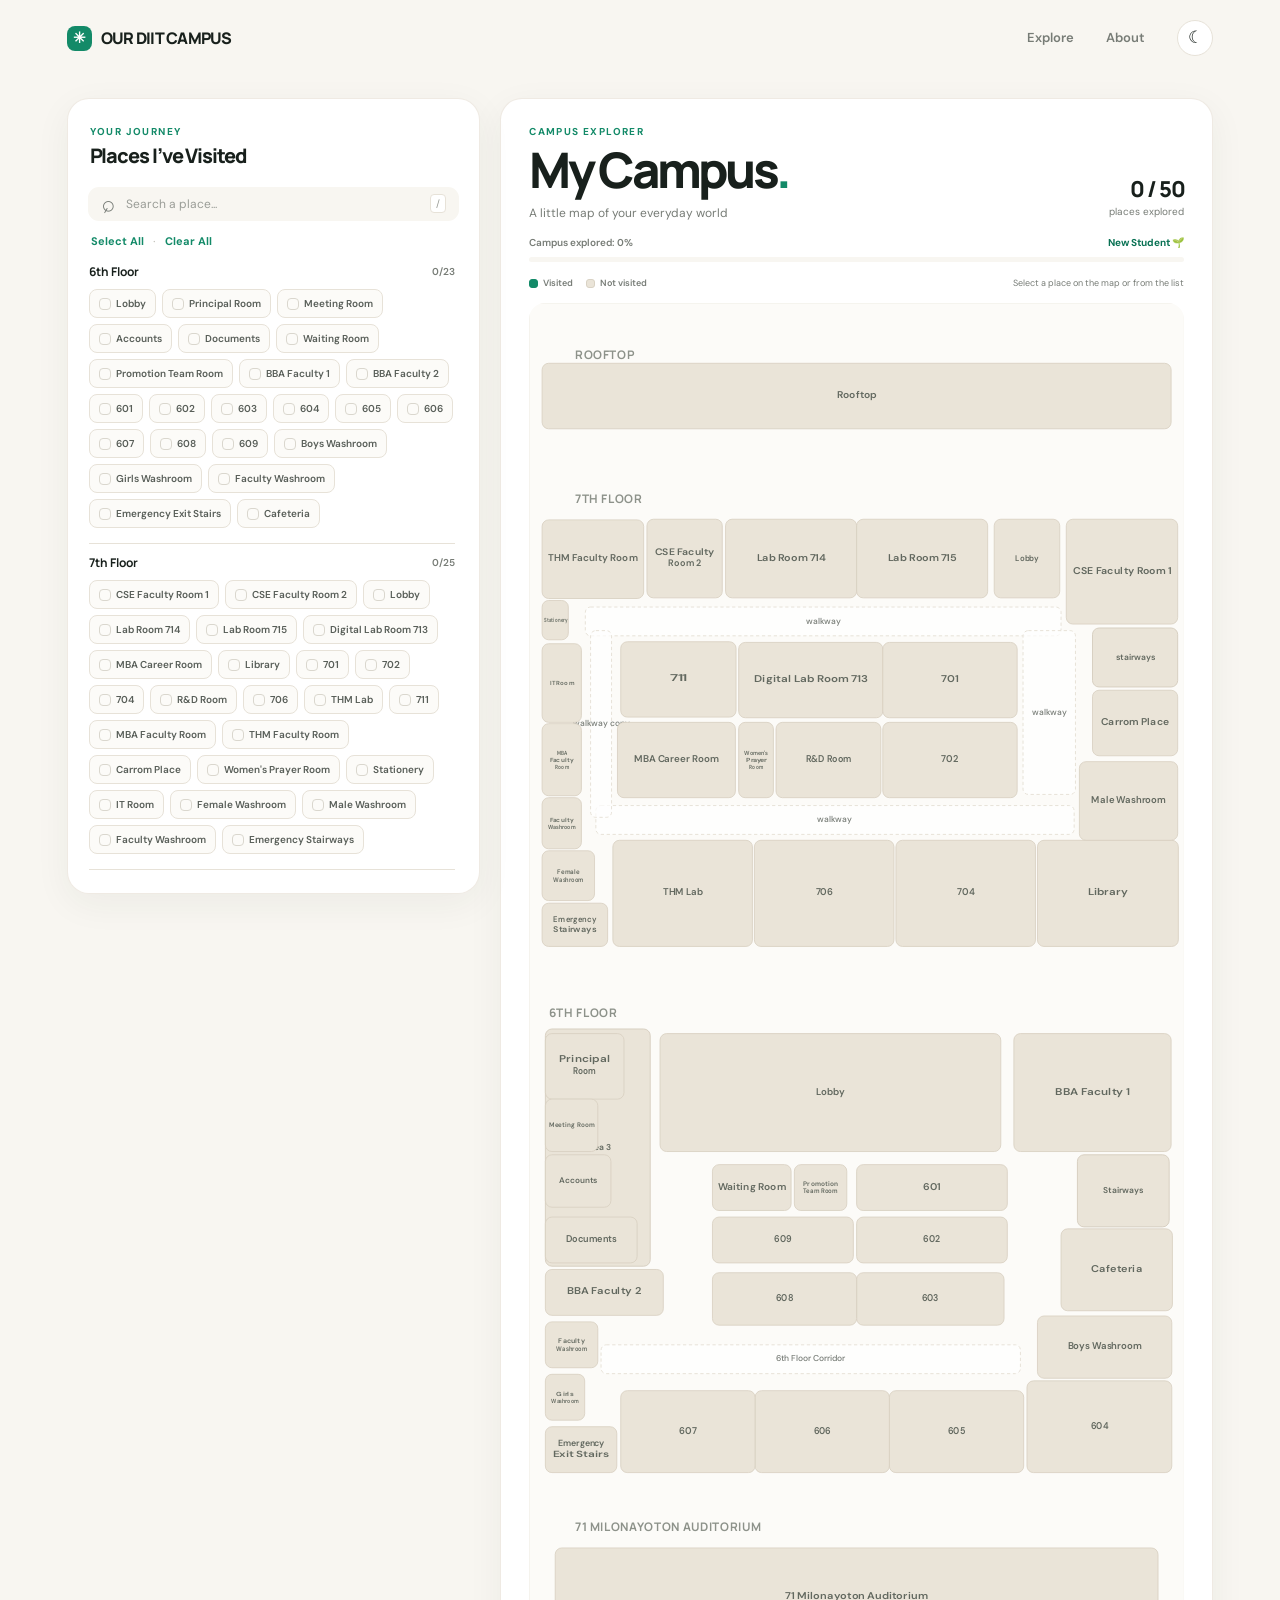
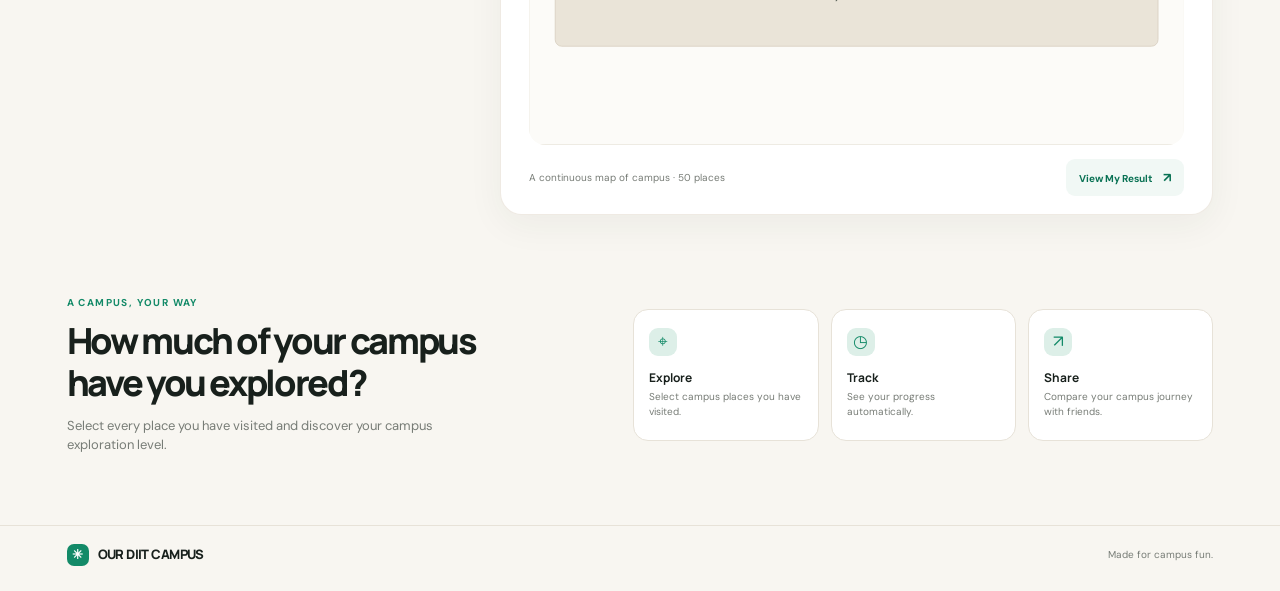
<file: index.html>
<!doctype html>
<html lang="en">
<head>
  <meta charset="utf-8">
  <meta name="viewport" content="width=device-width, initial-scale=1">
  <meta name="theme-color" content="#f8f6f1">
  <meta name="description" content="Explore your campus, track the places you have visited, and discover your OUR DIIT CAMPUS level.">
  <title>OUR DIIT CAMPUS</title>
  <link rel="preconnect" href="https://fonts.googleapis.com">
  <link rel="preconnect" href="https://fonts.gstatic.com" crossorigin>
  <link href="https://fonts.googleapis.com/css2?family=DM+Sans:wght@400;500;600;700&family=Manrope:wght@500;600;700;800&display=swap" rel="stylesheet">
  <link rel="stylesheet" href="style.css">
  <script src="script.js" defer></script>
</head>
<body>
  <header class="site-header">
    <a class="brand" href="#explore" aria-label="OUR DIIT CAMPUS home"><span class="brand-mark" aria-hidden="true">✳</span> OUR DIIT CAMPUS</a>
    <nav aria-label="Main navigation"><a href="#explore">Explore</a><a href="#about">About</a><button class="theme-toggle" id="themeToggle" type="button" aria-label="Switch to dark theme" title="Switch theme"><span aria-hidden="true">☾</span></button></nav>
  </header>

  <main>
    <section class="explorer-layout" id="explore" aria-label="Campus exploration map">
      <aside class="places-card" aria-labelledby="placesTitle">
        <div class="places-heading">
          <div><p class="eyebrow">YOUR JOURNEY</p><h2 id="placesTitle">Places I’ve Visited</h2></div>
          <div class="mobile-count" id="mobileCount">0 / 50</div>
        </div>
        <div class="search-wrap"><span aria-hidden="true">⌕</span><input id="searchInput" type="search" placeholder="Search a place..." autocomplete="off" aria-label="Search places"><kbd>/</kbd></div>
        <div class="list-actions"><button id="selectAll" type="button" class="text-action">Select All</button><span aria-hidden="true">·</span><button id="clearAll" type="button" class="text-action">Clear All</button></div>
        <div class="location-list" id="locationList" aria-live="polite"></div>
      </aside>

      <section class="map-card" aria-labelledby="mainTitle">
        <div class="map-topline"><span class="eyebrow">CAMPUS EXPLORER</span><button class="theme-toggle map-theme" id="themeToggleMobile" type="button" aria-label="Switch theme" title="Switch theme"><span aria-hidden="true">☾</span></button></div>
        <div class="hero-row">
          <div><h1 id="mainTitle">My Campus<span class="title-dot">.</span></h1><p class="floor-caption" id="floorCaption">A little map of your everyday world</p></div>
          <div class="hero-count"><strong id="overallCount">0 / 50</strong><span>places explored</span></div>
        </div>
        <div class="progress-area">
          <div class="progress-copy"><span id="progressPercent">Campus explored: 0%</span><span id="levelLabel">New Student 🌱</span></div>
          <div class="progress-track" role="progressbar" aria-label="Campus exploration progress" aria-valuemin="0" aria-valuemax="50" aria-valuenow="0" id="progressBar"><span id="progressFill"></span></div>
        </div>
        <div class="map-toolbar"><div class="map-legend"><span><i class="legend-dot visited"></i>Visited</span><span><i class="legend-dot"></i>Not visited</span></div><span class="map-hint">Select a place on the map or from the list</span></div>
        <div class="floor-map-wrap">
          <!--
          TEMPORARY CAMPUS MAP.
          Real room positions will be added later.
          Functionality depends only on data-location-id,
          not SVG coordinates or shapes.
          -->
          <svg id="campus-map" class="floor-map campus-map" viewBox="0 0 1000 2200" role="group" aria-label="Continuous campus map from rooftop to auditorium">
            <!-- Layout geometry and room names from the user-provided campus layout export. -->
            <rect class="map-ground" x="0" y="0" width="1000" height="2200"/>
            <g class="map-corridor" transform="translate(102 767)" data-layer="1"><rect x="0" y="0" width="730" height="44" rx="8"/><text x="365" y="22" text-anchor="middle" dominant-baseline="middle" font-size="13" pointer-events="none">walkway</text></g>
            <g class="map-corridor" transform="translate(110 1590)" data-layer="1"><rect x="0" y="0" width="640" height="44" rx="8"/><text x="320" y="22" text-anchor="middle" dominant-baseline="middle" font-size="13" pointer-events="none">6th Floor Corridor</text></g>
            <g class="map-corridor" transform="translate(86 464)" data-layer="2"><rect x="0" y="0" width="726" height="44" rx="8"/><text x="363" y="22" text-anchor="middle" dominant-baseline="middle" font-size="13" pointer-events="none">walkway</text></g>
            <g class="map-corridor" transform="translate(754 500)" data-layer="3"><rect x="0" y="0" width="80" height="250" rx="8"/><text x="40" y="125" text-anchor="middle" dominant-baseline="middle" font-size="13" pointer-events="none">walkway</text></g>
            <g class="map-corridor" transform="translate(94 500)" data-layer="4"><rect x="0" y="0" width="32" height="285" rx="8"/><text x="16" y="142.5" text-anchor="middle" dominant-baseline="middle" font-size="13" pointer-events="none">walkway copy</text></g>
            <g class="map-structure" transform="translate(860 496)" data-layer="3"><rect x="0" y="0" width="130" height="90" rx="10"/><text x="65" y="45" text-anchor="middle" dominant-baseline="middle" font-size="13" pointer-events="none">stairways</text></g>
            <g class="map-structure" transform="translate(837 1300)" data-layer="3"><rect x="0" y="0" width="140" height="110" rx="10"/><text x="70" y="55" text-anchor="middle" dominant-baseline="middle" font-size="13" pointer-events="none">Stairways</text></g>
            <g class="map-structure" transform="translate(25 1108)" data-layer="3"><rect x="0" y="0" width="160" height="362" rx="10"/><text x="80" y="181" text-anchor="middle" dominant-baseline="middle" font-size="13" pointer-events="none">Area 3</text></g>
            <g class="map-location" data-location-id="floor6-lobby" transform="translate(200 1115)" data-layer="5" tabindex="0" role="button" aria-label="Lobby" aria-pressed="false"><rect x="0" y="0" width="520" height="180" rx="10"/><text x="260" y="90.0" text-anchor="middle" dominant-baseline="middle" aria-hidden="true" style="font-size:15px"><tspan x="260" dy="0" textLength="43.5" lengthAdjust="spacingAndGlyphs">Lobby</tspan></text></g>
            <g class="map-location" data-location-id="floor6-principal" transform="translate(25 1115)" data-layer="5" tabindex="0" role="button" aria-label="Principal Room" aria-pressed="false"><rect x="0" y="0" width="120" height="100" rx="10"/><text x="60" y="41.0" text-anchor="middle" dominant-baseline="middle" aria-hidden="true" style="font-size:15px"><tspan x="60" dy="0" textLength="78.3" lengthAdjust="spacingAndGlyphs">Principal</tspan><tspan x="60" dy="18" textLength="34.8" lengthAdjust="spacingAndGlyphs">Room</tspan></text></g>
            <g class="map-location" data-location-id="floor6-meeting" transform="translate(25 1215)" data-layer="5" tabindex="0" role="button" aria-label="Meeting Room" aria-pressed="false"><rect x="0" y="0" width="80" height="80" rx="10"/><text x="40" y="40.0" text-anchor="middle" dominant-baseline="middle" aria-hidden="true" style="font-size:10px"><tspan x="40" dy="0" textLength="69.6" lengthAdjust="spacingAndGlyphs">Meeting Room</tspan></text></g>
            <g class="map-location" data-location-id="floor6-accounts" transform="translate(25 1300)" data-layer="5" tabindex="0" role="button" aria-label="Accounts" aria-pressed="false"><rect x="0" y="0" width="100" height="80" rx="10"/><text x="50" y="40.0" text-anchor="middle" dominant-baseline="middle" aria-hidden="true" style="font-size:12.5px"><tspan x="50" dy="0" textLength="58.0" lengthAdjust="spacingAndGlyphs">Accounts</tspan></text></g>
            <g class="map-location" data-location-id="floor6-documents" transform="translate(25 1395)" data-layer="5" tabindex="0" role="button" aria-label="Documents" aria-pressed="false"><rect x="0" y="0" width="140" height="70" rx="10"/><text x="70" y="35.0" text-anchor="middle" dominant-baseline="middle" aria-hidden="true" style="font-size:15px"><tspan x="70" dy="0" textLength="78.3" lengthAdjust="spacingAndGlyphs">Documents</tspan></text></g>
            <g class="map-location" data-location-id="floor6-waiting" transform="translate(280 1315)" data-layer="5" tabindex="0" role="button" aria-label="Waiting Room" aria-pressed="false"><rect x="0" y="0" width="120" height="70" rx="10"/><text x="60" y="35.0" text-anchor="middle" dominant-baseline="middle" aria-hidden="true" style="font-size:15px"><tspan x="60" dy="0" textLength="104.4" lengthAdjust="spacingAndGlyphs">Waiting Room</tspan></text></g>
            <g class="map-location" data-location-id="floor6-promotion" transform="translate(405 1315)" data-layer="5" tabindex="0" role="button" aria-label="Promotion Team Room" aria-pressed="false"><rect x="0" y="0" width="80" height="70" rx="10"/><text x="40" y="29.0" text-anchor="middle" dominant-baseline="middle" aria-hidden="true" style="font-size:10px"><tspan x="40" dy="0" textLength="52.2" lengthAdjust="spacingAndGlyphs">Promotion</tspan><tspan x="40" dy="12" textLength="52.2" lengthAdjust="spacingAndGlyphs">Team Room</tspan></text></g>
            <g class="map-location" data-location-id="floor6-bba-faculty-1" transform="translate(740 1115)" data-layer="5" tabindex="0" role="button" aria-label="BBA Faculty 1" aria-pressed="false"><rect x="0" y="0" width="240" height="180" rx="10"/><text x="120" y="90.0" text-anchor="middle" dominant-baseline="middle" aria-hidden="true" style="font-size:15px"><tspan x="120" dy="0" textLength="113.1" lengthAdjust="spacingAndGlyphs">BBA Faculty 1</tspan></text></g>
            <g class="map-location" data-location-id="floor6-bba-faculty-2" transform="translate(25 1475)" data-layer="5" tabindex="0" role="button" aria-label="BBA Faculty 2" aria-pressed="false"><rect x="0" y="0" width="180" height="70" rx="10"/><text x="90" y="35.0" text-anchor="middle" dominant-baseline="middle" aria-hidden="true" style="font-size:15px"><tspan x="90" dy="0" textLength="113.1" lengthAdjust="spacingAndGlyphs">BBA Faculty 2</tspan></text></g>
            <g class="map-location" data-location-id="floor6-601" transform="translate(500 1315)" data-layer="5" tabindex="0" role="button" aria-label="601" aria-pressed="false"><rect x="0" y="0" width="230" height="70" rx="10"/><text x="115" y="35.0" text-anchor="middle" dominant-baseline="middle" aria-hidden="true" style="font-size:15px"><tspan x="115" dy="0" textLength="26.1" lengthAdjust="spacingAndGlyphs">601</tspan></text></g>
            <g class="map-location" data-location-id="floor6-602" transform="translate(500 1395)" data-layer="5" tabindex="0" role="button" aria-label="602" aria-pressed="false"><rect x="0" y="0" width="230" height="70" rx="10"/><text x="115" y="35.0" text-anchor="middle" dominant-baseline="middle" aria-hidden="true" style="font-size:15px"><tspan x="115" dy="0" textLength="26.1" lengthAdjust="spacingAndGlyphs">602</tspan></text></g>
            <g class="map-location" data-location-id="floor6-603" transform="translate(500 1480)" data-layer="5" tabindex="0" role="button" aria-label="603" aria-pressed="false"><rect x="0" y="0" width="225" height="80" rx="10"/><text x="112.5" y="40.0" text-anchor="middle" dominant-baseline="middle" aria-hidden="true" style="font-size:15px"><tspan x="112.5" dy="0" textLength="26.1" lengthAdjust="spacingAndGlyphs">603</tspan></text></g>
            <g class="map-location" data-location-id="floor6-604" transform="translate(760 1645)" data-layer="5" tabindex="0" role="button" aria-label="604" aria-pressed="false"><rect x="0" y="0" width="221" height="140" rx="10"/><text x="110.5" y="70.0" text-anchor="middle" dominant-baseline="middle" aria-hidden="true" style="font-size:15px"><tspan x="110.5" dy="0" textLength="26.1" lengthAdjust="spacingAndGlyphs">604</tspan></text></g>
            <g class="map-location" data-location-id="floor6-605" transform="translate(550 1660)" data-layer="5" tabindex="0" role="button" aria-label="605" aria-pressed="false"><rect x="0" y="0" width="205" height="125" rx="10"/><text x="102.5" y="62.5" text-anchor="middle" dominant-baseline="middle" aria-hidden="true" style="font-size:15px"><tspan x="102.5" dy="0" textLength="26.1" lengthAdjust="spacingAndGlyphs">605</tspan></text></g>
            <g class="map-location" data-location-id="floor6-606" transform="translate(345 1660)" data-layer="5" tabindex="0" role="button" aria-label="606" aria-pressed="false"><rect x="0" y="0" width="205" height="125" rx="10"/><text x="102.5" y="62.5" text-anchor="middle" dominant-baseline="middle" aria-hidden="true" style="font-size:15px"><tspan x="102.5" dy="0" textLength="26.1" lengthAdjust="spacingAndGlyphs">606</tspan></text></g>
            <g class="map-location" data-location-id="floor6-607" transform="translate(140 1660)" data-layer="5" tabindex="0" role="button" aria-label="607" aria-pressed="false"><rect x="0" y="0" width="205" height="125" rx="10"/><text x="102.5" y="62.5" text-anchor="middle" dominant-baseline="middle" aria-hidden="true" style="font-size:15px"><tspan x="102.5" dy="0" textLength="26.1" lengthAdjust="spacingAndGlyphs">607</tspan></text></g>
            <g class="map-location" data-location-id="floor6-608" transform="translate(280 1480)" data-layer="5" tabindex="0" role="button" aria-label="608" aria-pressed="false"><rect x="0" y="0" width="220" height="80" rx="10"/><text x="110" y="40.0" text-anchor="middle" dominant-baseline="middle" aria-hidden="true" style="font-size:15px"><tspan x="110" dy="0" textLength="26.1" lengthAdjust="spacingAndGlyphs">608</tspan></text></g>
            <g class="map-location" data-location-id="floor6-609" transform="translate(280 1395)" data-layer="5" tabindex="0" role="button" aria-label="609" aria-pressed="false"><rect x="0" y="0" width="215" height="70" rx="10"/><text x="107.5" y="35.0" text-anchor="middle" dominant-baseline="middle" aria-hidden="true" style="font-size:15px"><tspan x="107.5" dy="0" textLength="26.1" lengthAdjust="spacingAndGlyphs">609</tspan></text></g>
            <g class="map-location" data-location-id="floor6-boys-washroom" transform="translate(776 1546)" data-layer="5" tabindex="0" role="button" aria-label="Boys Washroom" aria-pressed="false"><rect x="0" y="0" width="205" height="95" rx="10"/><text x="102.5" y="47.5" text-anchor="middle" dominant-baseline="middle" aria-hidden="true" style="font-size:15px"><tspan x="102.5" dy="0" textLength="113.1" lengthAdjust="spacingAndGlyphs">Boys Washroom</tspan></text></g>
            <g class="map-location" data-location-id="floor6-girls-washroom" transform="translate(25 1635)" data-layer="5" tabindex="0" role="button" aria-label="Girls Washroom" aria-pressed="false"><rect x="0" y="0" width="60" height="70" rx="10"/><text x="30" y="29.6" text-anchor="middle" dominant-baseline="middle" aria-hidden="true" style="font-size:9px"><tspan x="30" dy="0" textLength="26.1" lengthAdjust="spacingAndGlyphs">Girls</tspan><tspan x="30" dy="10.799999999999999" textLength="41.8" lengthAdjust="spacingAndGlyphs">Washroom</tspan></text></g>
            <g class="map-location" data-location-id="floor6-faculty-washroom" transform="translate(25 1555)" data-layer="5" tabindex="0" role="button" aria-label="Faculty Washroom" aria-pressed="false"><rect x="0" y="0" width="80" height="70" rx="10"/><text x="40" y="29.0" text-anchor="middle" dominant-baseline="middle" aria-hidden="true" style="font-size:10px"><tspan x="40" dy="0" textLength="40.6" lengthAdjust="spacingAndGlyphs">Faculty</tspan><tspan x="40" dy="12" textLength="46.4" lengthAdjust="spacingAndGlyphs">Washroom</tspan></text></g>
            <g class="map-location" data-location-id="floor6-emergency-stairs" transform="translate(25 1715)" data-layer="5" tabindex="0" role="button" aria-label="Emergency Exit Stairs" aria-pressed="false"><rect x="0" y="0" width="109" height="70" rx="10"/><text x="54.5" y="26.8" text-anchor="middle" dominant-baseline="middle" aria-hidden="true" style="font-size:13.625px"><tspan x="54.5" dy="0" textLength="71.1" lengthAdjust="spacingAndGlyphs">Emergency</tspan><tspan x="54.5" dy="16.349999999999998" textLength="86.9" lengthAdjust="spacingAndGlyphs">Exit Stairs</tspan></text></g>
            <g class="map-location" data-location-id="floor6-cafeteria" transform="translate(812 1413)" data-layer="5" tabindex="0" role="button" aria-label="Cafeteria" aria-pressed="false"><rect x="0" y="0" width="170" height="125" rx="10"/><text x="85" y="62.5" text-anchor="middle" dominant-baseline="middle" aria-hidden="true" style="font-size:15px"><tspan x="85" dy="0" textLength="78.3" lengthAdjust="spacingAndGlyphs">Cafeteria</tspan></text></g>
            <g class="map-location" data-location-id="floor7-cse-faculty" transform="translate(820 330)" data-layer="5" tabindex="0" role="button" aria-label="CSE Faculty Room 1" aria-pressed="false"><rect x="0" y="0" width="170" height="160" rx="10"/><text x="85" y="80.0" text-anchor="middle" dominant-baseline="middle" aria-hidden="true" style="font-size:15px"><tspan x="85" dy="0" textLength="149.6" lengthAdjust="spacingAndGlyphs">CSE Faculty Room 1</tspan></text></g>
            <g class="map-location" data-location-id="floor7-cse-faculty-2" transform="translate(180 330)" data-layer="5" tabindex="0" role="button" aria-label="CSE Faculty Room 2" aria-pressed="false"><rect x="0" y="0" width="115" height="120" rx="10"/><text x="57.5" y="51.4" text-anchor="middle" dominant-baseline="middle" aria-hidden="true" style="font-size:14.375px"><tspan x="57.5" dy="0" textLength="91.7" lengthAdjust="spacingAndGlyphs">CSE Faculty</tspan><tspan x="57.5" dy="17.25" textLength="50.0" lengthAdjust="spacingAndGlyphs">Room 2</tspan></text></g>
            <g class="map-location" data-location-id="floor7-lobby" transform="translate(710 330)" data-layer="5" tabindex="0" role="button" aria-label="Lobby" aria-pressed="false"><rect x="0" y="0" width="100" height="120" rx="10"/><text x="50" y="60.0" text-anchor="middle" dominant-baseline="middle" aria-hidden="true" style="font-size:12.5px"><tspan x="50" dy="0" textLength="36.3" lengthAdjust="spacingAndGlyphs">Lobby</tspan></text></g>
            <g class="map-location" data-location-id="floor7-lab-714" transform="translate(300 330)" data-layer="5" tabindex="0" role="button" aria-label="Lab Room 714" aria-pressed="false"><rect x="0" y="0" width="200" height="120" rx="10"/><text x="100" y="60.0" text-anchor="middle" dominant-baseline="middle" aria-hidden="true" style="font-size:15px"><tspan x="100" dy="0" textLength="104.4" lengthAdjust="spacingAndGlyphs">Lab Room 714</tspan></text></g>
            <g class="map-location" data-location-id="floor7-lab-715" transform="translate(500 330)" data-layer="5" tabindex="0" role="button" aria-label="Lab Room 715" aria-pressed="false"><rect x="0" y="0" width="200" height="120" rx="10"/><text x="100" y="60.0" text-anchor="middle" dominant-baseline="middle" aria-hidden="true" style="font-size:15px"><tspan x="100" dy="0" textLength="104.4" lengthAdjust="spacingAndGlyphs">Lab Room 715</tspan></text></g>
            <g class="map-location" data-location-id="floor7-digital-lab-713" transform="translate(320 518)" data-layer="5" tabindex="0" role="button" aria-label="Digital Lab Room 713" aria-pressed="false"><rect x="0" y="0" width="220" height="115" rx="10"/><text x="110" y="57.5" text-anchor="middle" dominant-baseline="middle" aria-hidden="true" style="font-size:15px"><tspan x="110" dy="0" textLength="174.0" lengthAdjust="spacingAndGlyphs">Digital Lab Room 713</tspan></text></g>
            <g class="map-location" data-location-id="floor7-mba-career" transform="translate(135 640)" data-layer="5" tabindex="0" role="button" aria-label="MBA Career Room" aria-pressed="false"><rect x="0" y="0" width="180" height="115" rx="10"/><text x="90" y="57.5" text-anchor="middle" dominant-baseline="middle" aria-hidden="true" style="font-size:15px"><tspan x="90" dy="0" textLength="130.5" lengthAdjust="spacingAndGlyphs">MBA Career Room</tspan></text></g>
            <g class="map-location" data-location-id="floor7-library" transform="translate(776 820)" data-layer="5" tabindex="0" role="button" aria-label="Library" aria-pressed="false"><rect x="0" y="0" width="215" height="162" rx="10"/><text x="107.5" y="81.0" text-anchor="middle" dominant-baseline="middle" aria-hidden="true" style="font-size:15px"><tspan x="107.5" dy="0" textLength="60.9" lengthAdjust="spacingAndGlyphs">Library</tspan></text></g>
            <g class="map-location" data-location-id="floor7-701" transform="translate(540 518)" data-layer="5" tabindex="0" role="button" aria-label="701" aria-pressed="false"><rect x="0" y="0" width="205" height="115" rx="10"/><text x="102.5" y="57.5" text-anchor="middle" dominant-baseline="middle" aria-hidden="true" style="font-size:15px"><tspan x="102.5" dy="0" textLength="26.1" lengthAdjust="spacingAndGlyphs">701</tspan></text></g>
            <g class="map-location" data-location-id="floor7-702" transform="translate(540 640)" data-layer="5" tabindex="0" role="button" aria-label="702" aria-pressed="false"><rect x="0" y="0" width="205" height="115" rx="10"/><text x="102.5" y="57.5" text-anchor="middle" dominant-baseline="middle" aria-hidden="true" style="font-size:15px"><tspan x="102.5" dy="0" textLength="26.1" lengthAdjust="spacingAndGlyphs">702</tspan></text></g>
            <g class="map-location" data-location-id="floor7-704" transform="translate(560 820)" data-layer="5" tabindex="0" role="button" aria-label="704" aria-pressed="false"><rect x="0" y="0" width="213" height="162" rx="10"/><text x="106.5" y="81.0" text-anchor="middle" dominant-baseline="middle" aria-hidden="true" style="font-size:15px"><tspan x="106.5" dy="0" textLength="26.1" lengthAdjust="spacingAndGlyphs">704</tspan></text></g>
            <g class="map-location" data-location-id="floor7-rnd" transform="translate(377 640)" data-layer="5" tabindex="0" role="button" aria-label="R&amp;D Room" aria-pressed="false"><rect x="0" y="0" width="160" height="115" rx="10"/><text x="80" y="57.5" text-anchor="middle" dominant-baseline="middle" aria-hidden="true" style="font-size:15px"><tspan x="80" dy="0" textLength="69.6" lengthAdjust="spacingAndGlyphs">R&amp;D Room</tspan></text></g>
            <g class="map-location" data-location-id="floor7-706" transform="translate(344 820)" data-layer="5" tabindex="0" role="button" aria-label="706" aria-pressed="false"><rect x="0" y="0" width="213" height="162" rx="10"/><text x="106.5" y="81.0" text-anchor="middle" dominant-baseline="middle" aria-hidden="true" style="font-size:15px"><tspan x="106.5" dy="0" textLength="26.1" lengthAdjust="spacingAndGlyphs">706</tspan></text></g>
            <g class="map-location" data-location-id="floor7-thm-lab" transform="translate(128 820)" data-layer="5" tabindex="0" role="button" aria-label="THM Lab" aria-pressed="false"><rect x="0" y="0" width="213" height="162" rx="10"/><text x="106.5" y="81.0" text-anchor="middle" dominant-baseline="middle" aria-hidden="true" style="font-size:15px"><tspan x="106.5" dy="0" textLength="60.9" lengthAdjust="spacingAndGlyphs">THM Lab</tspan></text></g>
            <g class="map-location" data-location-id="floor7-711" transform="translate(140 517)" data-layer="5" tabindex="0" role="button" aria-label="711" aria-pressed="false"><rect x="0" y="0" width="176" height="115" rx="10"/><text x="88" y="57.5" text-anchor="middle" dominant-baseline="middle" aria-hidden="true" style="font-size:15px"><tspan x="88" dy="0" textLength="26.1" lengthAdjust="spacingAndGlyphs">711</tspan></text></g>
            <g class="map-location" data-location-id="floor7-mba-faculty" transform="translate(20 642)" data-layer="5" tabindex="0" role="button" aria-label="MBA Faculty Room" aria-pressed="false"><rect x="0" y="0" width="60" height="110" rx="10"/><text x="30" y="44.2" text-anchor="middle" dominant-baseline="middle" aria-hidden="true" style="font-size:9px"><tspan x="30" dy="0" textLength="15.7" lengthAdjust="spacingAndGlyphs">MBA</tspan><tspan x="30" dy="10.799999999999999" textLength="36.5" lengthAdjust="spacingAndGlyphs">Faculty</tspan><tspan x="30" dy="10.799999999999999" textLength="20.9" lengthAdjust="spacingAndGlyphs">Room</tspan></text></g>
            <g class="map-location" data-location-id="floor7-thm-faculty" transform="translate(20 331)" data-layer="5" tabindex="0" role="button" aria-label="THM Faculty Room" aria-pressed="false"><rect x="0" y="0" width="155" height="120" rx="10"/><text x="77.5" y="60.0" text-anchor="middle" dominant-baseline="middle" aria-hidden="true" style="font-size:15px"><tspan x="77.5" dy="0" textLength="136.4" lengthAdjust="spacingAndGlyphs">THM Faculty Room</tspan></text></g>
            <g class="map-location" data-location-id="floor7-carrom" transform="translate(860 591)" data-layer="5" tabindex="0" role="button" aria-label="Carrom Place" aria-pressed="false"><rect x="0" y="0" width="130" height="100" rx="10"/><text x="65" y="50.0" text-anchor="middle" dominant-baseline="middle" aria-hidden="true" style="font-size:15px"><tspan x="65" dy="0" textLength="104.4" lengthAdjust="spacingAndGlyphs">Carrom Place</tspan></text></g>
            <g class="map-location" data-location-id="floor7-womens-prayer" transform="translate(320 640)" data-layer="5" tabindex="0" role="button" aria-label="Women&apos;s Prayer Room" aria-pressed="false"><rect x="0" y="0" width="53" height="115" rx="10"/><text x="26.5" y="46.7" text-anchor="middle" dominant-baseline="middle" aria-hidden="true" style="font-size:9px"><tspan x="26.5" dy="0" textLength="36.5" lengthAdjust="spacingAndGlyphs">Women&apos;s</tspan><tspan x="26.5" dy="10.799999999999999" textLength="31.3" lengthAdjust="spacingAndGlyphs">Prayer</tspan><tspan x="26.5" dy="10.799999999999999" textLength="20.9" lengthAdjust="spacingAndGlyphs">Room</tspan></text></g>
            <g class="map-location" data-location-id="floor7-stationery" transform="translate(20 454)" data-layer="5" tabindex="0" role="button" aria-label="Stationery" aria-pressed="false"><rect x="0" y="0" width="40" height="60" rx="10"/><text x="20" y="30.0" text-anchor="middle" dominant-baseline="middle" aria-hidden="true" style="font-size:9px"><tspan x="20" dy="0" textLength="35.2" lengthAdjust="spacingAndGlyphs">Stationery</tspan></text></g>
            <g class="map-location" data-location-id="floor7-it-room" transform="translate(20 520)" data-layer="5" tabindex="0" role="button" aria-label="IT Room" aria-pressed="false"><rect x="0" y="0" width="60" height="120" rx="10"/><text x="30" y="60.0" text-anchor="middle" dominant-baseline="middle" aria-hidden="true" style="font-size:9px"><tspan x="30" dy="0" textLength="36.5" lengthAdjust="spacingAndGlyphs">IT Room</tspan></text></g>
            <g class="map-location" data-location-id="floor7-female-washroom" transform="translate(20 836)" data-layer="5" tabindex="0" role="button" aria-label="Female Washroom" aria-pressed="false"><rect x="0" y="0" width="80" height="76" rx="10"/><text x="40" y="32.0" text-anchor="middle" dominant-baseline="middle" aria-hidden="true" style="font-size:10px"><tspan x="40" dy="0" textLength="34.8" lengthAdjust="spacingAndGlyphs">Female</tspan><tspan x="40" dy="12" textLength="46.4" lengthAdjust="spacingAndGlyphs">Washroom</tspan></text></g>
            <g class="map-location" data-location-id="floor7-male-washroom" transform="translate(840 700)" data-layer="5" tabindex="0" role="button" aria-label="Male Washroom" aria-pressed="false"><rect x="0" y="0" width="150" height="120" rx="10"/><text x="75" y="60.0" text-anchor="middle" dominant-baseline="middle" aria-hidden="true" style="font-size:15px"><tspan x="75" dy="0" textLength="113.1" lengthAdjust="spacingAndGlyphs">Male Washroom</tspan></text></g>
            <g class="map-location" data-location-id="floor7-faculty-washroom" transform="translate(20 755)" data-layer="5" tabindex="0" role="button" aria-label="Faculty Washroom" aria-pressed="false"><rect x="0" y="0" width="60" height="78" rx="10"/><text x="30" y="33.6" text-anchor="middle" dominant-baseline="middle" aria-hidden="true" style="font-size:9px"><tspan x="30" dy="0" textLength="36.5" lengthAdjust="spacingAndGlyphs">Faculty</tspan><tspan x="30" dy="10.799999999999999" textLength="41.8" lengthAdjust="spacingAndGlyphs">Washroom</tspan></text></g>
            <g class="map-location" data-location-id="floor7-emergency-stairways" transform="translate(20 916)" data-layer="5" tabindex="0" role="button" aria-label="Emergency Stairways" aria-pressed="false"><rect x="0" y="0" width="100" height="66" rx="10"/><text x="50" y="25.5" text-anchor="middle" dominant-baseline="middle" aria-hidden="true" style="font-size:12.5px"><tspan x="50" dy="0" textLength="65.3" lengthAdjust="spacingAndGlyphs">Emergency</tspan><tspan x="50" dy="15" textLength="65.3" lengthAdjust="spacingAndGlyphs">Stairways</tspan></text></g>
            <g class="map-location" data-location-id="rooftop-main" transform="translate(20 92)" data-layer="5" tabindex="0" role="button" aria-label="Rooftop" aria-pressed="false"><rect x="0" y="0" width="960" height="100" rx="10"/><text x="480" y="50.0" text-anchor="middle" dominant-baseline="middle" aria-hidden="true" style="font-size:15px"><tspan x="480" dy="0" textLength="60.9" lengthAdjust="spacingAndGlyphs">Rooftop</tspan></text></g>
            <g class="map-location" data-location-id="auditorium-71-milonayoton" transform="translate(40 1900)" data-layer="5" tabindex="0" role="button" aria-label="71 Milonayoton Auditorium" aria-pressed="false"><rect x="0" y="0" width="920" height="150" rx="10"/><text x="460" y="75.0" text-anchor="middle" dominant-baseline="middle" aria-hidden="true" style="font-size:15px"><tspan x="460" dy="0" textLength="217.5" lengthAdjust="spacingAndGlyphs">71 Milonayoton Auditorium</tspan></text></g>
            <g class="map-label" transform="translate(70 55)" data-layer="8"><text x="0" y="25" text-anchor="start" dominant-baseline="middle" font-size="18" pointer-events="none">ROOFTOP</text></g>
            <g class="map-label" transform="translate(70 275)" data-layer="8"><text x="0" y="25" text-anchor="start" dominant-baseline="middle" font-size="18" pointer-events="none">7TH FLOOR</text></g>
            <g class="map-label" transform="translate(30 1060)" data-layer="8"><text x="0" y="25" text-anchor="start" dominant-baseline="middle" font-size="18" pointer-events="none">6TH FLOOR</text></g>
            <g class="map-label" transform="translate(70 1845)" data-layer="8"><text x="0" y="25" text-anchor="start" dominant-baseline="middle" font-size="18" pointer-events="none">71 MILONAYOTON AUDITORIUM</text></g>
          </svg>
        </div>
        <div class="map-footer"><span class="map-caption">A continuous map of campus · <span id="mapLocationCount">50 places</span></span><button type="button" id="viewResult" class="result-button">View My Result <span aria-hidden="true">↗</span></button></div>
      </section>
    </section>

    <section class="about-section" id="about" aria-labelledby="aboutTitle">
      <div class="about-intro"><p class="eyebrow">A CAMPUS, YOUR WAY</p><h2 id="aboutTitle">How much of your campus<br>have you explored?</h2><p>Select every place you have visited and discover your campus exploration level.</p></div>
      <div class="feature-grid">
        <article class="feature-card"><span class="feature-icon">⌖</span><h3>Explore</h3><p>Select campus places you have visited.</p></article>
        <article class="feature-card"><span class="feature-icon">◷</span><h3>Track</h3><p>See your progress automatically.</p></article>
        <article class="feature-card"><span class="feature-icon">↗</span><h3>Share</h3><p>Compare your campus journey with friends.</p></article>
      </div>
    </section>
  </main>

  <footer class="site-footer"><a class="brand" href="#explore"><span class="brand-mark" aria-hidden="true">✳</span> OUR DIIT CAMPUS</a><span>Made for campus fun.</span></footer>

  <div class="tooltip" id="mapTooltip" role="tooltip" hidden></div>
  <div class="modal-backdrop" id="confirmModal" hidden>
    <section class="modal confirm-card" role="dialog" aria-modal="true" aria-labelledby="confirmTitle"><button class="modal-close" type="button" data-close-modal aria-label="Close">×</button><span class="modal-icon">↺</span><p class="eyebrow">START FRESH</p><h2 id="confirmTitle">Clear your visited places?</h2><p>Your campus journey will reset to the beginning.</p><div class="modal-actions"><button type="button" class="button-secondary" data-close-modal>Keep exploring</button><button type="button" class="button-primary" id="confirmClear">Clear all</button></div></section>
  </div>
  <div class="modal-backdrop" id="resultModal" hidden>
    <section class="modal result-card" role="dialog" aria-modal="true" aria-labelledby="resultTitle">
      <button class="modal-close" type="button" data-close-modal aria-label="Close">×</button>
      <div class="result-brand"><span class="brand-mark" aria-hidden="true">✳</span> OUR DIIT CAMPUS</div>
      <p class="eyebrow result-eyebrow">MY CAMPUS</p>
      <h2 id="resultTitle"><span id="resultCount">0 / 50</span></h2>
      <div class="result-progress"><span id="resultPercent">0% EXPLORED</span><div class="result-track"><i id="resultFill"></i></div></div>
      <div class="result-level" id="resultLevel">New Student 🌱</div>
      <div class="result-map-preview"><img id="resultMapPreview" alt="Preview of your campus map with visited rooms highlighted" hidden><div class="result-preview-loading" id="resultPreviewLoading">Preparing your campus map…</div></div>
      <div class="result-map-legend"><span><i class="legend-dot visited"></i>Visited</span><span><i class="legend-dot"></i>Not Visited</span></div>
      <p class="result-question">How much of the campus have you explored?</p>
      <div class="result-actions">
        <button type="button" class="button-primary" id="shareCampusMap">Share My Campus Map</button>
        <button type="button" class="button-secondary" id="downloadCampusMap">Download Map</button>
        <button type="button" class="button-secondary" id="copyMapImage" hidden>Copy Map Image</button>
        <button type="button" class="button-secondary" id="copyResult">Copy Result</button>
        <button type="button" class="button-secondary" data-close-modal>Close</button>
      </div>
      <span class="copy-status" id="copyStatus" aria-live="polite"></span>
    </section>
  </div>
</body>
</html>
</file>
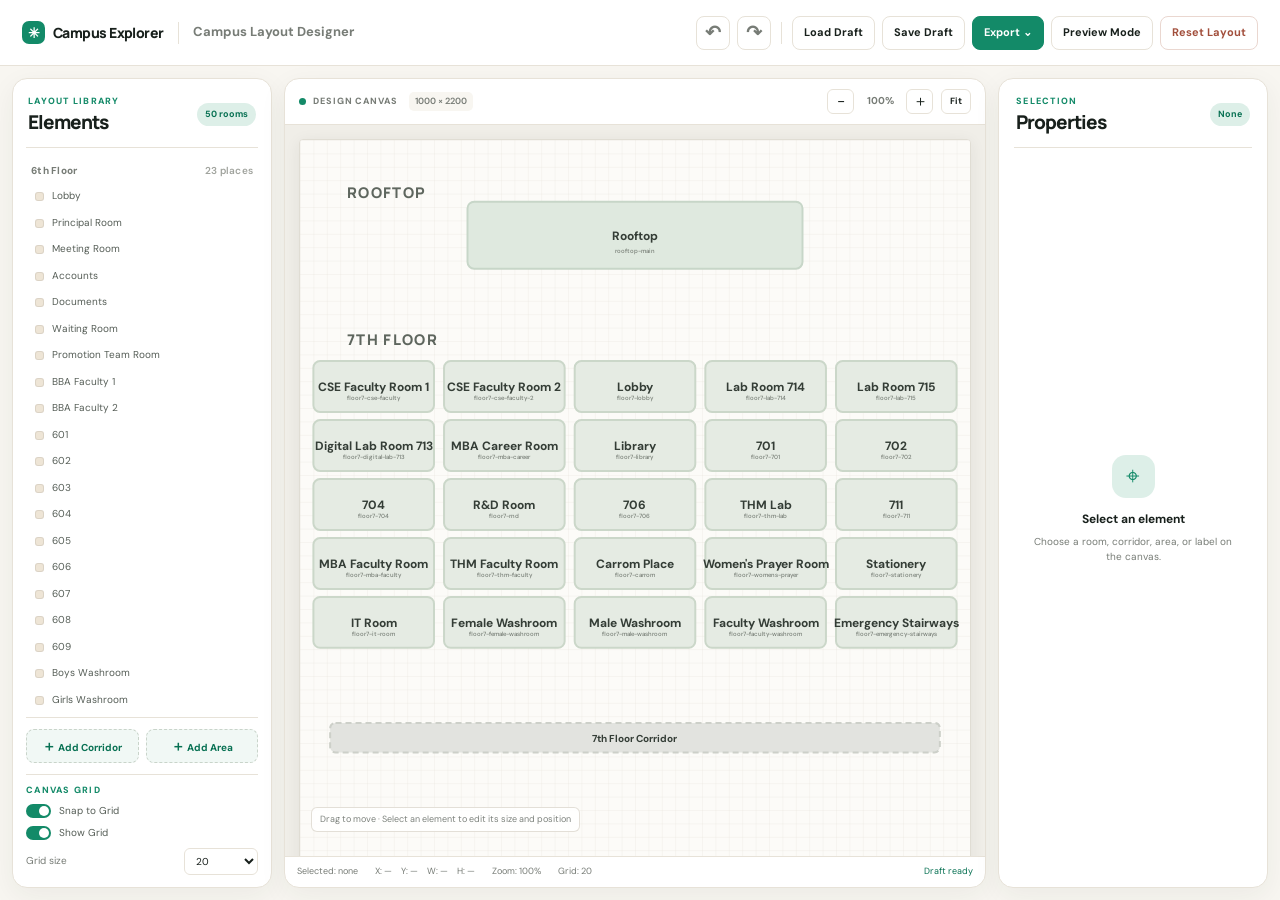
<file: designer.html>
<!doctype html>
<html lang="en">
<head>
  <meta charset="utf-8">
  <meta name="viewport" content="width=device-width, initial-scale=1">
  <meta name="theme-color" content="#f8f6f1">
  <title>Campus Layout Designer · Campus Explorer</title>
  <link rel="preconnect" href="https://fonts.googleapis.com">
  <link rel="preconnect" href="https://fonts.gstatic.com" crossorigin>
  <link href="https://fonts.googleapis.com/css2?family=DM+Sans:wght@400;500;600;700&family=Manrope:wght@500;600;700;800&display=swap" rel="stylesheet">
  <link rel="stylesheet" href="designer.css">
  <script src="designer.js" defer></script>
</head>
<body>
  <header class="topbar">
    <div class="brand-block"><a class="brand" href="index.html"><span class="brand-mark">✳</span> Campus Explorer</a><span class="divider"></span><span class="page-title">Campus Layout Designer</span></div>
    <div class="top-actions">
      <button id="undoButton" class="icon-button" type="button" title="Undo (Ctrl+Z)" aria-label="Undo">↶</button>
      <button id="redoButton" class="icon-button" type="button" title="Redo (Ctrl+Y)" aria-label="Redo">↷</button>
      <span class="action-divider"></span>
      <button id="loadButton" class="quiet-button" type="button">Load Draft</button>
      <button id="saveButton" class="quiet-button" type="button">Save Draft</button>
      <div class="export-menu-wrap"><button id="exportMenuButton" class="primary-button" type="button" aria-expanded="false">Export <span aria-hidden="true">⌄</span></button>
        <div class="export-menu" id="exportMenu" hidden>
          <button type="button" data-export="json">Export Layout JSON</button>
          <button type="button" data-export="svg">Export SVG</button>
          <button type="button" data-export="copy">Copy JSON</button>
          <button type="button" data-export="codex">Copy Layout for Codex</button>
          <button type="button" data-export="import">Import Layout…</button>
        </div>
      </div>
      <button id="previewButton" class="quiet-button" type="button">Preview Mode</button>
      <button id="resetButton" class="danger-button" type="button">Reset Layout</button>
    </div>
  </header>

  <main class="editor-shell" id="editorShell">
    <aside class="side-panel elements-panel" aria-label="Campus elements">
      <div class="panel-heading"><div><p class="eyebrow">LAYOUT LIBRARY</p><h1>Elements</h1></div><span class="total-pill" id="locationTotal">50 rooms</span></div>
      <div class="element-list" id="elementList"></div>
      <div class="add-tools"><button id="addCorridor" type="button" class="tool-button"><span>＋</span> Add Corridor</button><button id="addArea" type="button" class="tool-button"><span>＋</span> Add Area</button></div>
      <div class="grid-settings">
        <p class="eyebrow">CANVAS GRID</p>
        <label class="check-row"><input type="checkbox" id="snapToggle" checked><span class="check-ui"></span> Snap to Grid</label>
        <label class="check-row"><input type="checkbox" id="gridToggle" checked><span class="check-ui"></span> Show Grid</label>
        <label class="setting-row" for="gridSize">Grid size<select id="gridSize"><option>10</option><option selected>20</option><option>25</option><option>50</option></select></label>
      </div>
    </aside>

    <section class="canvas-column" aria-label="Design canvas">
      <div class="canvas-toolbar">
        <div class="canvas-label"><span class="canvas-status-dot"></span><span>DESIGN CANVAS</span><span class="canvas-dimensions">1000 × 2200</span></div>
        <div class="zoom-controls"><button type="button" id="zoomOut" aria-label="Zoom out">−</button><span id="zoomLabel">100%</span><button type="button" id="zoomIn" aria-label="Zoom in">＋</button><button type="button" id="fitButton" class="fit-button">Fit</button></div>
      </div>
      <div class="canvas-viewport" id="canvasViewport">
        <svg id="canvasSvg" class="canvas-svg" viewBox="0 0 1000 2200" role="application" aria-label="Editable campus layout canvas">
          <defs><pattern id="editorGrid" width="20" height="20" patternUnits="userSpaceOnUse"><path d="M 20 0 L 0 0 0 20" fill="none" stroke="#dcd8ce" stroke-width="1" stroke-opacity=".58"/></pattern></defs>
          <rect class="canvas-paper" x="0" y="0" width="1000" height="2200"/>
          <rect id="gridSurface" x="0" y="0" width="1000" height="2200" fill="url(#editorGrid)" pointer-events="none"/>
          <g id="worldLayer"></g>
        </svg>
        <div class="canvas-empty-hint" id="canvasHint">Drag to move · Select an element to edit its size and position</div>
      </div>
      <footer class="status-bar" id="statusBar"><span id="selectedStatus">Selected: none</span><span id="coordinateStatus">X: —　Y: —　W: —　H: —</span><span id="zoomStatus">Zoom: 100%</span><span id="gridStatus">Grid: 20</span><span id="saveStatus" aria-live="polite">Draft ready</span></footer>
    </section>

    <aside class="side-panel properties-panel" aria-label="Element properties">
      <div class="panel-heading"><div><p class="eyebrow">SELECTION</p><h2>Properties</h2></div><span id="selectionBadge" class="selection-badge">None</span></div>
      <div id="emptyProperties" class="empty-properties"><span class="empty-icon">⌖</span><strong>Select an element</strong><span>Choose a room, corridor, area, or label on the canvas.</span></div>
      <form id="propertyForm" class="property-form" hidden>
        <label id="nameFieldWrap" class="field-label">Name<input id="propName" data-property="name" type="text" autocomplete="off"></label>
        <label id="idFieldWrap" class="field-label">Location ID<input id="propId" type="text" readonly></label>
        <div class="field-grid"><label class="field-label">X<input id="propX" data-property="x" type="number" step="1"></label><label class="field-label">Y<input id="propY" data-property="y" type="number" step="1"></label><label class="field-label">Width<input id="propWidth" data-property="width" type="number" min="30" step="1"></label><label class="field-label">Height<input id="propHeight" data-property="height" type="number" min="24" step="1"></label></div>
        <label class="field-label">Layer<input id="propLayer" data-property="layer" type="number" step="1"></label>
        <div class="layer-controls"><button type="button" data-layer="forward">Bring Forward</button><button type="button" data-layer="backward">Send Backward</button><button type="button" data-layer="front">Bring to Front</button><button type="button" data-layer="back">Send to Back</button></div>
        <div class="selection-tools" id="singleTools"><button id="duplicateButton" type="button">Duplicate</button><button id="deleteButton" type="button" class="delete-element">Delete</button></div>
        <p class="room-protection" id="roomProtection" hidden>Campus locations are permanent so their IDs stay intact.</p>
      </form>
      <div id="multiTools" class="multi-tools" hidden><strong id="multiCount">0 selected</strong><div class="align-grid"><button type="button" data-align="left">Align Left</button><button type="button" data-align="right">Align Right</button><button type="button" data-align="top">Align Top</button><button type="button" data-align="bottom">Align Bottom</button><button type="button" data-align="centerX">Center Horizontally</button><button type="button" data-align="centerY">Center Vertically</button><button type="button" data-align="distributeX">Distribute Horizontally</button><button type="button" data-align="distributeY">Distribute Vertically</button></div><button id="multiFront" type="button" class="full-width-button">Bring to Front</button></div>
    </aside>
  </main>

  <div class="toast" id="toast" role="status" aria-live="polite"></div>
  <div class="modal-backdrop" id="resetModal" hidden><section class="modal" role="dialog" aria-modal="true" aria-labelledby="resetTitle"><button type="button" class="modal-close" data-close-reset aria-label="Close">×</button><span class="modal-icon">↺</span><p class="eyebrow">RESET DESIGN</p><h2 id="resetTitle">Restore the starting layout?</h2><p>Your saved designer draft will be replaced. Campus Explorer progress is not affected.</p><div class="modal-actions"><button type="button" class="quiet-button" data-close-reset>Keep editing</button><button type="button" id="confirmReset" class="danger-button">Reset Layout</button></div></section></div>
  <div class="modal-backdrop" id="importModal" hidden><section class="modal import-modal" role="dialog" aria-modal="true" aria-labelledby="importTitle"><button type="button" class="modal-close" data-close-import aria-label="Close">×</button><span class="modal-icon">⇧</span><p class="eyebrow">RESTORE A DESIGN</p><h2 id="importTitle">Import Layout</h2><p>Choose a JSON file or paste exported layout data.</p><label class="file-picker">Choose JSON file<input id="importFile" type="file" accept=".json,application/json"></label><textarea id="importText" rows="8" placeholder="Paste layout JSON here…"></textarea><p class="import-error" id="importError" aria-live="polite"></p><div class="modal-actions"><button type="button" class="quiet-button" data-close-import>Cancel</button><button type="button" id="applyImport" class="primary-button">Import Layout</button></div></section></div>
  <div class="preview-exit" id="previewExit" hidden><button id="exitPreview" type="button">Exit Preview</button></div>
</body>
</html>
</file>
<file: style.css>
/* Campus Explorer — warm paper, map green, and a little room to roam. */
:root{color-scheme:light;--page:#f8f6f1;--card:#fff;--card-soft:#fcfbf8;--ink:#18201c;--muted:#777c76;--line:#e7e2d8;--map:#eae4d8;--green:#138a68;--green-deep:#087153;--green-light:#ddefe8;--green-soft:#f1f8f5;--shadow:0 10px 36px rgba(39,49,42,.055);--font:"DM Sans",-apple-system,BlinkMacSystemFont,"Segoe UI",sans-serif;--display:"Manrope","DM Sans",sans-serif}
*{box-sizing:border-box}html{scroll-behavior:smooth}body{margin:0;background:var(--page);color:var(--ink);font-family:var(--font);font-size:14px;line-height:1.5;transition:background .25s,color .25s}button,input{font:inherit}button{color:inherit}.site-header{height:76px;max-width:1480px;margin:auto;padding:0 5.2%;display:flex;align-items:center;justify-content:space-between}.brand{text-decoration:none;color:var(--ink);font-family:var(--display);font-weight:800;font-size:16px;letter-spacing:-.045em;display:inline-flex;gap:9px;align-items:center}.brand-mark{display:grid;place-items:center;width:25px;height:25px;border-radius:8px;background:var(--green);color:#fff;font-size:15px}.site-header nav{display:flex;gap:32px;align-items:center}.site-header nav>a{color:var(--muted);text-decoration:none;font-size:13px;font-weight:600;transition:color .18s}.site-header nav>a:hover{color:var(--green)}.theme-toggle{width:36px;height:36px;border:1px solid var(--line);border-radius:50%;background:var(--card);color:var(--ink);cursor:pointer;font-size:17px;transition:transform .2s,border-color .2s}.theme-toggle:hover{transform:rotate(-12deg);border-color:var(--green)}.map-theme{display:none}.explorer-layout{max-width:1480px;margin:22px auto 0;padding:0 5.2%;display:grid;grid-template-columns:minmax(292px,.58fr) minmax(0,1fr);gap:20px;align-items:start}.places-card,.map-card{background:var(--card);border:1px solid rgba(228,221,209,.6);box-shadow:var(--shadow);border-radius:22px}.places-card{position:sticky;top:18px;padding:24px 20px 18px;max-height:calc(100vh - 104px);min-height:690px;display:flex;flex-direction:column;overflow:hidden}.places-heading{display:flex;align-items:flex-end;justify-content:space-between;margin:1px 2px 19px}.eyebrow{margin:0;color:var(--green);font-size:10px;font-weight:700;letter-spacing:.14em}.places-heading h2{font:800 20px/1.2 var(--display);letter-spacing:-.055em;margin:5px 0 0}.mobile-count{display:none;color:var(--green);font-size:12px;font-weight:700}.search-wrap{height:42px;display:flex;align-items:center;gap:9px;padding:0 12px;border-radius:11px;background:var(--page);border:1px solid transparent;color:var(--muted);transition:border .2s,background .2s}.search-wrap:focus-within{border-color:rgba(19,138,104,.45);background:var(--card)}.search-wrap>span{font-size:23px;line-height:1;transform:rotate(-15deg)}.search-wrap input{flex:1;width:10px;border:0;outline:0;background:transparent;color:var(--ink);font-size:12px}.search-wrap input::placeholder{color:#9a9d97}.search-wrap kbd{font-family:var(--font);font-size:10px;border:1px solid var(--line);border-radius:4px;padding:1px 5px;color:#989b95;background:var(--card)}.list-actions{display:flex;align-items:center;gap:9px;padding:11px 3px 12px;color:#c4c3bc;font-size:13px}.text-action{padding:0;border:0;background:none;color:var(--green);font-size:11px;font-weight:700;cursor:pointer}.text-action:hover{text-decoration:underline}.location-list{overflow-y:auto;overscroll-behavior:contain;padding:0 4px 6px 1px;scrollbar-width:thin;scrollbar-color:#d8d5cc transparent}.location-list::-webkit-scrollbar{width:5px}.location-list::-webkit-scrollbar-thumb{border-radius:10px;background:#d8d5cc}.floor-group{padding:10px 0 15px;border-top:1px solid var(--line)}.floor-group:first-child{border-top:0;padding-top:0}.floor-group[hidden]{display:none}.floor-group-heading{display:flex;justify-content:space-between;align-items:center;margin-bottom:9px}.floor-group-heading button{border:0;padding:0;background:none;text-align:left;font:700 12px var(--display);cursor:pointer}.floor-group-heading button:hover{color:var(--green)}.group-count{font-size:10px;font-weight:600;color:var(--muted)}.chip-grid{display:flex;flex-wrap:wrap;gap:6px}.place-chip{display:inline-flex;align-items:center;gap:5px;max-width:100%;min-height:29px;padding:5px 9px;border:1px solid var(--line);border-radius:8px;background:var(--card-soft);color:#585e58;font-size:10px;font-weight:600;line-height:1.2;text-align:left;cursor:pointer;transition:background .2s,border-color .2s,color .2s,transform .2s,box-shadow .2s}.place-chip:hover{transform:translateY(-1px);border-color:#a7d3c3;box-shadow:0 3px 9px rgba(19,138,104,.08)}.place-chip.selected{border-color:#c3e1d5;background:var(--green-light);color:var(--green-deep)}.chip-check{width:12px;height:12px;flex:none;display:grid;place-items:center;border:1px solid #dad7ce;border-radius:4px;color:transparent;font-size:9px;line-height:1}.place-chip.selected .chip-check{border-color:var(--green);background:var(--green);color:#fff}.empty-search{margin:18px 2px;color:var(--muted);font-size:12px}.map-card{padding:25px 28px 18px;min-width:0}.map-topline{display:flex;justify-content:space-between;align-items:center}.hero-row{display:flex;justify-content:space-between;align-items:flex-end;margin:4px 0 13px}.hero-row h1{margin:0;font:800 clamp(34px,4vw,49px)/1.1 var(--display);letter-spacing:-.075em}.title-dot{color:var(--green)}.floor-caption{margin:7px 0 0;color:var(--muted);font-size:12px}.hero-count{display:flex;flex-direction:column;align-items:flex-end;padding-bottom:3px}.hero-count strong{font:800 22px var(--display);letter-spacing:-.05em}.hero-count span{font-size:10px;color:var(--muted)}.progress-area{padding:0 0 15px}.progress-copy{display:flex;justify-content:space-between;align-items:center;margin-bottom:7px;font-size:10px;font-weight:600;color:var(--muted)}#levelLabel{color:var(--green-deep);font-weight:700}.progress-track{height:5px;border-radius:6px;background:var(--page);overflow:hidden}.progress-track>span{display:block;width:0;height:100%;border-radius:inherit;background:var(--green);transition:width .45s cubic-bezier(.22,.75,.25,1)}.map-toolbar{display:flex;align-items:center;justify-content:space-between;gap:12px;margin:0 0 13px}.floor-tabs{display:flex;align-items:center;gap:5px;padding:4px;background:var(--page);border-radius:10px}.floor-tab{border:0;border-radius:7px;background:transparent;padding:7px 13px;color:var(--muted);font-size:11px;font-weight:700;cursor:pointer;transition:background .2s,color .2s,box-shadow .2s}.floor-tab:hover{color:var(--green)}.floor-tab.active{background:var(--green);color:#fff;box-shadow:0 2px 6px rgba(19,138,104,.2)}.map-legend{display:flex;gap:13px;color:var(--muted);font-size:9px;font-weight:600}.map-legend>span{display:flex;align-items:center;gap:5px}.legend-dot{width:9px;height:9px;border:1px solid #d9d2c4;border-radius:3px;background:var(--map)}.legend-dot.visited{border-color:var(--green);background:var(--green)}.floor-map-wrap{overflow:hidden;border-radius:16px;background:var(--page)}.floor-map-panel{animation:map-appear .28s ease}.floor-map-panel[hidden]{display:none}@keyframes map-appear{from{opacity:.45;transform:translateY(3px)}to{opacity:1;transform:translateY(0)}}.floor-map{display:block;width:100%;height:auto;color:var(--ink)}.map-ground{fill:var(--page)}.corridor{fill:rgba(255,255,255,.72);stroke:var(--line);stroke-width:1;stroke-dasharray:3 5}.corridor-label{fill:#aaa99f;font:700 9px var(--font);letter-spacing:.16em;text-anchor:middle}.map-direction,.map-note{fill:#8d928a;font:700 10px var(--font);letter-spacing:.1em}.map-note{text-anchor:end}.map-location{cursor:pointer;outline:none}.map-location rect,.map-location path{fill:var(--map);stroke:#d8d0c1;stroke-width:1.25;transition:fill .22s,stroke .22s,filter .22s}.map-location text{fill:#62685f;font:600 11px var(--font);text-anchor:middle;dominant-baseline:middle;pointer-events:none;transition:fill .22s}.map-location:hover rect,.map-location:hover path,.map-location:focus rect,.map-location:focus path{fill:#e0eee7;stroke:#73b99f;filter:drop-shadow(0 3px 4px rgba(36,82,65,.12))}.map-location:focus-visible rect,.map-location:focus-visible path{stroke:var(--green);stroke-width:2.5}.map-location.selected rect,.map-location.selected path{fill:var(--green);stroke:var(--green-deep)}.map-location.selected text{fill:#fff}.roof-edge{fill:none;stroke:#d8d0c1;stroke-width:2;stroke-dasharray:5 7}.roof-detail{fill:none;stroke:#e3ddd1;stroke-width:1.5}.rooftop-location path{fill:#e3eadf}.rooftop-location:hover path,.rooftop-location:focus path{fill:#d8ece2}.rooftop-location.selected path{fill:var(--green)}.rooftop-location .roof-subtitle{fill:#7e877c;font-size:10px;font-weight:500}.rooftop-location.selected .roof-subtitle{fill:#d7eee5}.roof-plant{fill:#e4ebdf;stroke:#d3dfcf;stroke-width:1}.rooftop-location.selected~.roof-plant{opacity:.6}.map-footer{display:flex;justify-content:space-between;align-items:center;padding-top:14px;color:var(--muted);font-size:10px}.result-button{border:0;border-radius:9px;padding:9px 13px;background:var(--green-soft);color:var(--green-deep);font-size:10px;font-weight:700;cursor:pointer;transition:background .2s,transform .2s}.result-button:hover{background:var(--green-light);transform:translateY(-1px)}.result-button span{margin-left:9px;font-size:13px}.about-section{max-width:1480px;margin:80px auto 0;padding:0 5.2% 70px;display:grid;grid-template-columns:.9fr 1.1fr;gap:8%}.about-intro h2{margin:10px 0 12px;font:800 clamp(26px,3vw,36px)/1.16 var(--display);letter-spacing:-.065em}.about-intro>p:last-child{max-width:380px;margin:0;color:var(--muted);font-size:13px}.feature-grid{display:grid;grid-template-columns:repeat(3,1fr);gap:12px;align-items:center}.feature-card{min-height:132px;padding:18px 15px;border:1px solid var(--line);border-radius:15px;background:var(--card)}.feature-icon{display:grid;place-items:center;width:28px;height:28px;border-radius:9px;background:var(--green-light);color:var(--green);font-size:17px}.feature-card h3{margin:13px 0 4px;font:700 12px var(--display)}.feature-card p{margin:0;color:var(--muted);font-size:10px;line-height:1.45}.site-footer{max-width:1480px;margin:auto;padding:18px 5.2% 25px;border-top:1px solid var(--line);display:flex;justify-content:space-between;align-items:center}.site-footer .brand{font-size:13px}.site-footer .brand-mark{width:22px;height:22px;border-radius:7px;font-size:13px}.site-footer>span{color:var(--muted);font-size:10px}.tooltip{position:fixed;z-index:10;pointer-events:none;padding:6px 9px;border-radius:7px;background:var(--ink);color:var(--card);font-size:10px;font-weight:600;box-shadow:0 4px 12px rgba(0,0,0,.16);transform:translate(12px,12px)}.modal-backdrop{position:fixed;inset:0;z-index:20;display:grid;place-items:center;padding:20px;background:rgba(24,32,28,.42);backdrop-filter:blur(4px);animation:fade-in .18s ease}.modal-backdrop[hidden]{display:none}@keyframes fade-in{from{opacity:0}to{opacity:1}}.modal{position:relative;width:min(100%,410px);padding:34px;border:1px solid var(--line);border-radius:22px;background:var(--card);box-shadow:0 24px 80px rgba(17,32,24,.2);text-align:center;animation:modal-in .25s cubic-bezier(.2,.8,.2,1)}@keyframes modal-in{from{opacity:0;transform:translateY(8px) scale(.985)}to{opacity:1;transform:translateY(0) scale(1)}}.modal-close{position:absolute;right:15px;top:13px;width:31px;height:31px;border:0;border-radius:50%;background:var(--page);color:var(--muted);font-size:20px;cursor:pointer}.modal-icon{display:grid;place-items:center;width:43px;height:43px;margin:0 auto 15px;border-radius:14px;background:var(--green-light);color:var(--green);font-size:22px}.modal h2{font:800 25px/1.2 var(--display);letter-spacing:-.06em;margin:8px 0}.modal>p:not(.eyebrow){margin:7px 0 23px;color:var(--muted);font-size:12px}.modal-actions{display:flex;justify-content:center;gap:9px}.button-primary,.button-secondary{border:1px solid transparent;border-radius:9px;padding:10px 15px;font-size:11px;font-weight:700;cursor:pointer;transition:transform .18s,background .18s}.button-primary{background:var(--green);color:#fff}.button-primary:hover{background:var(--green-deep);transform:translateY(-1px)}.button-secondary{background:var(--page);color:var(--ink)}.button-secondary:hover{background:var(--line)}.result-card{overflow:hidden;padding:35px 39px 30px;background:var(--card-soft)}.result-spark{position:absolute;right:32px;top:27px;color:#cce7da;font-size:62px;line-height:1}.result-card h2{margin:12px 0 0;font-size:55px;letter-spacing:-.08em}.result-progress{margin:13px auto 16px;max-width:245px}.result-progress>span{display:block;color:var(--green);font-size:10px;font-weight:800;letter-spacing:.15em}.result-track{height:5px;margin-top:9px;border-radius:5px;background:var(--page);overflow:hidden}.result-track i{display:block;width:0;height:100%;border-radius:inherit;background:var(--green);transition:width .4s}.result-level{display:inline-block;padding:7px 12px;border-radius:9px;background:var(--green-light);color:var(--green-deep);font-size:12px;font-weight:700}.result-question{margin:19px 0 15px!important;color:var(--muted);font-size:11px!important}.copy-button{width:100%;display:flex;justify-content:center;gap:10px}.copy-status{display:block;min-height:15px;margin-top:7px;color:var(--green);font-size:10px;font-weight:600}
body.dark{color-scheme:dark;--page:#171d19;--card:#202823;--card-soft:#242c26;--ink:#eef2ed;--muted:#a2aaa2;--line:#38423a;--map:#343b33;--green:#31ac82;--green-deep:#56c49a;--green-light:#263d33;--green-soft:#26362e;--shadow:0 10px 36px rgba(0,0,0,.14)}body.dark .place-chip{color:#c5ccc5}body.dark .place-chip.selected{color:#a0e1c5}body.dark .map-location rect,body.dark .map-location path{stroke:#4a5148}body.dark .map-location text{fill:#d4d9d1}body.dark .map-location.selected text{fill:#fff}body.dark .corridor{fill:rgba(255,255,255,.025)}body.dark .rooftop-location .roof-subtitle{fill:#a7afa4}body.dark .rooftop-location.selected .roof-subtitle{fill:#e1f3e9}body.dark .roof-plant{fill:#303b32;stroke:#465347}
@media(min-width:1450px){.places-card{min-height:740px}.map-card{padding:30px 34px 20px}}
@media(max-width:1000px){.explorer-layout{grid-template-columns:minmax(270px,.65fr) minmax(0,1fr);padding:0 3.2%;gap:14px}.site-header{padding:0 3.2%}.map-card{padding:21px 20px 16px}.places-card{padding:21px 16px 15px}.place-chip{font-size:9px;padding:5px 7px}.about-section,.site-footer{padding-left:3.2%;padding-right:3.2%}.about-section{gap:4%}}
@media(max-width:760px){.site-header{height:65px;padding:0 5%}.site-header nav{gap:20px}.explorer-layout{margin-top:8px;padding:0 5%;display:flex;flex-direction:column;gap:14px}.map-card{order:0;width:100%;padding:20px 17px 15px}.places-card{order:1;position:static;width:100%;min-height:0;max-height:none;padding:18px 16px 15px}.places-heading{margin-bottom:13px}.mobile-count{display:block}.hero-row{align-items:flex-end}.hero-row h1{font-size:39px}.hero-count strong{font-size:19px}.floor-caption{font-size:11px}.progress-area{padding-bottom:13px}.map-toolbar{align-items:flex-start;flex-direction:column;gap:9px}.floor-tabs{width:100%;justify-content:space-between}.floor-tab{flex:1;padding:8px 5px}.map-legend{align-self:flex-end}.floor-map-wrap{border-radius:12px}.map-footer{padding-top:12px}.location-list{max-height:none;overflow:visible}.about-section{margin-top:54px;padding:0 5% 48px;display:block}.about-intro h2 br{display:none}.feature-grid{margin-top:24px}.feature-card{min-height:125px;padding:14px 11px}.site-footer{padding:17px 5% 22px}.places-heading h2{font-size:19px}}
@media(max-width:430px){.site-header nav{gap:14px}.site-header nav>a{font-size:12px}.site-header .theme-toggle{width:32px;height:32px}.hero-row h1{font-size:34px}.hero-count strong{font-size:17px}.map-card{padding:17px 13px 13px}.places-card{padding:16px 13px 12px}.floor-tab{font-size:10px}.feature-grid{gap:7px}.feature-card{min-height:127px;padding:12px 9px}.feature-card p{font-size:9px}.modal{padding:31px 25px}.result-card{padding:34px 27px 26px}}
@media(prefers-reduced-motion:reduce){*,*::before,*::after{scroll-behavior:auto!important;animation-duration:.01ms!important;animation-iteration-count:1!important;transition-duration:.01ms!important}}

/* Combined campus map and the four data-driven location groups. */
.campus-map{display:block;width:100%;height:auto;max-width:100%;overflow:visible}.floor-map-wrap{background:transparent}.map-ground{fill:var(--card-soft);stroke:var(--line);stroke-width:1}.section-ground{fill:var(--card-soft);stroke:var(--line);stroke-width:1}.rooftop-ground,.auditorium-ground{fill:var(--green-soft);stroke:#d7e8df}.section-label{fill:#8d928a;font:700 9px var(--font);letter-spacing:.15em;text-anchor:middle}.floor-group-heading>span:first-child{font:700 12px var(--display)}.map-hint{color:var(--muted);font-size:9px}.map-caption{color:var(--muted)}.floor-map-wrap .map-location{cursor:pointer}
@media(max-width:760px){.map-hint{align-self:flex-start}.campus-map{width:100%}}

/* Imported layout features: corridors, structures, and section labels. */
.map-corridor{pointer-events:none}.map-corridor rect{fill:rgba(255,255,255,.7);stroke:var(--line);stroke-width:1.5;stroke-dasharray:5 4}.map-corridor text{fill:var(--muted);font:500 13px var(--font);text-anchor:middle;dominant-baseline:middle}.map-structure rect{fill:var(--map);stroke:#d8d0c1;stroke-width:1.5}.map-structure text{fill:#62685f;font:600 13px var(--font);text-anchor:middle;dominant-baseline:middle}.map-label text{fill:#8d928a;font:700 18px var(--display);letter-spacing:1px;pointer-events:none}.map-location text{font-size:16px}
body.dark .map-corridor rect{fill:rgba(255,255,255,.035);stroke:var(--line)}body.dark .map-structure rect{stroke:#4a5148}body.dark .map-structure text{fill:#d4d9d1}

/* Shareable campus map result card. */
.result-card{width:min(100%,520px);max-height:min(92vh,980px);overflow-y:auto;padding:30px 30px 24px;background:var(--card-soft)}
.result-brand{display:flex;justify-content:center;align-items:center;gap:9px;color:var(--ink);font:800 13px var(--display);letter-spacing:-.03em}
.result-brand .brand-mark{width:24px;height:24px;font-size:14px}
.result-eyebrow{margin:14px 0 0!important}
.result-card h2{font-size:46px}
.result-map-preview{display:grid;place-items:center;min-height:190px;max-height:350px;margin:16px auto 0;padding:8px;overflow:hidden;border:1px solid var(--line);border-radius:14px;background:#F8F6F1}
.result-map-preview img{display:block;width:auto;max-width:100%;height:auto;max-height:330px;object-fit:contain;border-radius:8px}
.result-map-preview img[hidden]{display:none}
.result-preview-loading{padding:30px;color:#747A75;font-size:12px}
.result-map-legend{display:flex;justify-content:center;gap:18px;margin-top:12px;color:var(--muted);font-size:10px;font-weight:600}
.result-map-legend>span{display:flex;align-items:center;gap:6px}
.result-map-legend .legend-dot{width:11px;height:11px}
.result-card .result-question{margin:12px 0!important}
.result-actions{display:grid;grid-template-columns:1fr 1fr;gap:8px}
.result-actions button{min-height:39px;padding:9px 10px;font-size:10px}
.result-actions button:first-child{grid-column:1/-1}
.result-actions button[hidden]{display:none}
.result-actions button:disabled{opacity:.65;cursor:wait}
@media(max-width:480px){.result-card{padding:28px 18px 20px}.result-map-preview{max-height:290px}.result-map-preview img{max-height:270px}}
</file>
<file: designer.css>
:root{color-scheme:light;--page:#f8f6f1;--card:#fff;--card-soft:#fcfbf8;--ink:#18201c;--muted:#777c76;--line:#e7e2d8;--green:#138a68;--green-dark:#087153;--green-light:#ddefe8;--gold:#f2e8cf;--shadow:0 8px 28px rgba(39,49,42,.06);--font:"DM Sans",-apple-system,BlinkMacSystemFont,"Segoe UI",sans-serif;--display:"Manrope","DM Sans",sans-serif}
*{box-sizing:border-box}html,body{height:100%;margin:0}body{background:var(--page);color:var(--ink);font:13px/1.45 var(--font);overflow:hidden}button,input,select,textarea{font:inherit}button{color:inherit;cursor:pointer}.topbar{height:66px;padding:0 22px;background:var(--card);border-bottom:1px solid var(--line);display:flex;justify-content:space-between;align-items:center;gap:15px}.brand-block,.top-actions,.brand{display:flex;align-items:center}.brand-block{gap:14px;min-width:0}.brand{text-decoration:none;color:var(--ink);font:800 14px var(--display);letter-spacing:-.04em;gap:8px;white-space:nowrap}.brand-mark{display:grid;place-items:center;width:23px;height:23px;border-radius:7px;background:var(--green);color:white;font-size:14px}.divider,.action-divider{height:22px;border-left:1px solid var(--line)}.page-title{font-weight:700;color:var(--muted);white-space:nowrap}.top-actions{gap:7px}.icon-button,.quiet-button,.primary-button,.danger-button{height:34px;border:1px solid var(--line);border-radius:8px;padding:0 11px;background:var(--card);font-size:11px;font-weight:700;white-space:nowrap;transition:background .16s,border-color .16s,transform .16s}.icon-button{width:34px;padding:0;font-size:19px;color:var(--muted)}.icon-button:hover,.quiet-button:hover{background:var(--page);border-color:#c9d8ce}.primary-button{border-color:var(--green);background:var(--green);color:#fff}.primary-button:hover{background:var(--green-dark)}.danger-button{border-color:#ead7d0;color:#a24f3c}.danger-button:hover{background:#fbf1ed;border-color:#e7c3b6}.action-divider{margin:0 3px}.export-menu-wrap{position:relative}.export-menu{position:absolute;z-index:12;top:42px;right:0;width:205px;padding:5px;border:1px solid var(--line);border-radius:11px;background:var(--card);box-shadow:var(--shadow)}.export-menu[hidden]{display:none}.export-menu button{display:block;width:100%;padding:9px 10px;border:0;border-radius:7px;background:transparent;text-align:left;font-size:11px}.export-menu button:hover{background:var(--green-light);color:var(--green-dark)}.editor-shell{height:calc(100% - 66px);display:grid;grid-template-columns:260px minmax(360px,1fr) 270px;gap:12px;padding:12px;min-height:0}.side-panel,.canvas-column{min-height:0;border:1px solid var(--line);border-radius:15px;background:var(--card);box-shadow:var(--shadow)}.side-panel{display:flex;flex-direction:column;overflow:hidden}.elements-panel{padding:16px 13px 12px}.properties-panel{padding:16px 15px}.panel-heading{display:flex;justify-content:space-between;align-items:center;padding:0 2px 13px;border-bottom:1px solid var(--line)}.eyebrow{margin:0 0 3px;color:var(--green);font-size:9px;font-weight:800;letter-spacing:.14em}.panel-heading h1,.panel-heading h2{margin:0;font:800 19px/1.2 var(--display);letter-spacing:-.055em}.total-pill,.selection-badge{padding:5px 8px;border-radius:20px;background:var(--green-light);color:var(--green-dark);font-size:9px;font-weight:700}.element-list{overflow:auto;min-height:0;flex:1;padding:7px 2px 5px;scrollbar-width:thin;scrollbar-color:#d8d5cc transparent}.element-group{padding:9px 0;border-bottom:1px solid var(--line)}.element-group:last-child{border-bottom:0}.element-group-head{display:flex;justify-content:space-between;align-items:center;margin:0 3px 5px;color:var(--muted);font-size:10px;font-weight:800;letter-spacing:.025em}.element-group-head span:last-child{font-weight:600;color:#a0a39d}.element-item{display:flex;width:100%;gap:8px;align-items:center;padding:6px 7px;border:0;border-radius:7px;background:transparent;text-align:left;color:#555d56;font-size:10px;cursor:pointer}.element-item:hover{background:var(--page)}.element-item.active{background:var(--green-light);color:var(--green-dark);font-weight:700}.element-swatch{width:9px;height:9px;flex:none;border:1px solid rgba(0,0,0,.08);border-radius:3px;background:#eee5d6}.element-item.floor7 .element-swatch{background:#e1e8e0}.element-item.rooftop .element-swatch{background:#dfe9df}.element-item.auditorium .element-swatch{background:var(--gold)}.element-label{overflow:hidden;text-overflow:ellipsis;white-space:nowrap}.add-tools{display:grid;grid-template-columns:1fr 1fr;gap:7px;padding:11px 0;border-top:1px solid var(--line)}.tool-button{height:34px;border:1px dashed #c9d4ca;border-radius:8px;background:var(--green-soft,#f1f8f5);color:var(--green-dark);font-size:10px;font-weight:700}.tool-button:hover{border-color:var(--green);background:var(--green-light)}.tool-button span{font-size:14px}.grid-settings{padding-top:9px;border-top:1px solid var(--line)}.grid-settings>.eyebrow{margin-bottom:7px}.check-row{display:flex;align-items:center;gap:8px;margin:7px 0;color:#555d56;font-size:10px;cursor:pointer}.check-row input{position:absolute;opacity:0}.check-ui{position:relative;width:25px;height:14px;border-radius:10px;background:#d6d8d1;transition:background .18s}.check-ui::after{content:"";position:absolute;top:2px;left:2px;width:10px;height:10px;border-radius:50%;background:white;transition:transform .18s}.check-row input:checked+.check-ui{background:var(--green)}.check-row input:checked+.check-ui::after{transform:translateX(11px)}.check-row input:focus-visible+.check-ui{outline:2px solid var(--green);outline-offset:2px}.setting-row{display:flex;justify-content:space-between;align-items:center;margin:8px 0 0;color:var(--muted);font-size:10px}.setting-row select{width:74px;padding:5px 7px;border:1px solid var(--line);border-radius:6px;background:var(--card);color:var(--ink);font-size:10px}.canvas-column{display:flex;flex-direction:column;overflow:hidden;min-width:0}.canvas-toolbar{height:46px;flex:none;display:flex;justify-content:space-between;align-items:center;padding:0 14px;border-bottom:1px solid var(--line)}.canvas-label{display:flex;align-items:center;gap:7px;font-size:9px;font-weight:800;letter-spacing:.1em;color:var(--muted)}.canvas-status-dot{width:7px;height:7px;border-radius:50%;background:var(--green)}.canvas-dimensions{margin-left:4px;padding:3px 6px;border-radius:5px;background:var(--page);font-size:9px;letter-spacing:0;font-weight:600}.zoom-controls{display:flex;align-items:center;gap:5px}.zoom-controls button{width:27px;height:25px;border:1px solid var(--line);border-radius:6px;background:var(--card);font-size:15px;line-height:1}.zoom-controls button:hover{background:var(--green-light);border-color:#b7d8c9}.zoom-controls #zoomLabel{min-width:42px;text-align:center;color:var(--muted);font-size:10px;font-weight:700}.zoom-controls .fit-button{width:auto;padding:0 8px;margin-left:3px;font-size:9px;font-weight:700}.canvas-viewport{position:relative;flex:1;min-height:0;overflow:auto;padding:14px;background:#f0eee8;scrollbar-color:#cbc9c1 transparent;scrollbar-width:thin}.canvas-svg{display:block;width:100%;height:auto;min-width:320px;border:1px solid #e0ddd4;border-radius:4px;background:var(--card-soft);box-shadow:0 3px 16px rgba(40,47,39,.07);touch-action:none;user-select:none}.canvas-paper{fill:#fcfbf8}.canvas-empty-hint{position:sticky;left:12px;bottom:10px;width:max-content;max-width:calc(100% - 20px);margin-top:-27px;padding:5px 8px;border:1px solid rgba(220,216,206,.8);border-radius:6px;background:rgba(255,255,255,.86);color:#7d827c;font-size:9px;pointer-events:none}.status-bar{height:31px;flex:none;display:flex;align-items:center;gap:17px;padding:0 12px;border-top:1px solid var(--line);color:var(--muted);font-size:9px;white-space:nowrap;overflow:hidden}.status-bar #saveStatus{margin-left:auto;color:var(--green-dark)}.status-bar #coordinateStatus{font-variant-numeric:tabular-nums}.entity{cursor:move}.entity .entity-body{stroke:#d5cdbd;stroke-width:2;vector-effect:non-scaling-stroke;transition:stroke .12s,fill .12s}.entity.room-floor6 .entity-body{fill:#eee6d8}.entity.room-floor7 .entity-body{fill:#e5ebe3;stroke:#cbd7c9}.entity.room-rooftop .entity-body{fill:#dfe9df;stroke:#c7d6c8}.entity.room-auditorium .entity-body{fill:var(--gold);stroke:#e3d5b6}.entity.corridor .entity-body{fill:#e2e3df;stroke:#cdd0c9;stroke-dasharray:6 4}.entity.area .entity-body{fill:#e9e5dc;stroke:#cec8bb;stroke-dasharray:4 3}.entity.label-entity .entity-body{fill:transparent;stroke:transparent}.entity .entity-title{fill:#343d36;font:700 18px var(--font);text-anchor:middle;dominant-baseline:middle;pointer-events:none}.entity .entity-id{fill:#757c74;font:500 9px var(--font);text-anchor:middle;pointer-events:none}.entity.corridor .entity-title,.entity.area .entity-title{font-size:15px}.entity.label-entity .entity-title{fill:#5e665e;font:800 22px var(--display);letter-spacing:2px;text-anchor:start}.entity.selected .entity-body{stroke:var(--green);stroke-width:3;filter:drop-shadow(0 2px 2px rgba(19,138,104,.17))}.entity.multi-selected .entity-body{stroke:#61a98b;stroke-width:3}.resize-handle{fill:white;stroke:var(--green);stroke-width:2;vector-effect:non-scaling-stroke;cursor:nwse-resize}.resize-handle[data-handle="tr"],.resize-handle[data-handle="bl"]{cursor:nesw-resize}.resize-handle[data-handle="tm"],.resize-handle[data-handle="bm"]{cursor:ns-resize}.resize-handle[data-handle="ml"],.resize-handle[data-handle="mr"]{cursor:ew-resize}.entity.hidden-entity{display:none}.toast{position:fixed;z-index:30;left:50%;bottom:48px;transform:translate(-50%,12px);padding:9px 14px;border-radius:9px;background:#1e2c24;color:#fff;font-size:11px;font-weight:600;opacity:0;pointer-events:none;transition:opacity .2s,transform .2s}.toast.visible{opacity:1;transform:translate(-50%,0)}.empty-properties{display:flex;flex-direction:column;align-items:center;gap:7px;margin:auto 12px;text-align:center;color:var(--muted);font-size:10px}.empty-icon{display:grid;place-items:center;width:43px;height:43px;margin-bottom:6px;border-radius:14px;background:var(--green-light);color:var(--green);font-size:24px}.empty-properties strong{color:var(--ink);font-size:12px}.property-form{padding-top:15px;overflow:auto}.property-form[hidden]{display:none}.field-label{display:block;margin:0 0 13px;color:var(--muted);font-size:9px;font-weight:700}.field-label input{display:block;width:100%;height:33px;margin-top:5px;padding:0 9px;border:1px solid var(--line);border-radius:7px;outline:0;background:var(--card-soft);color:var(--ink);font-size:11px;font-weight:600}.field-label input:focus{border-color:#89c4a8;box-shadow:0 0 0 2px rgba(19,138,104,.09)}.field-label input[readonly]{color:#8b908a;background:var(--page)}.field-grid{display:grid;grid-template-columns:1fr 1fr;gap:0 9px}.layer-controls{display:grid;grid-template-columns:1fr 1fr;gap:6px;margin:2px 0 14px}.layer-controls button,.selection-tools button,.align-grid button,.full-width-button{min-height:30px;padding:4px 6px;border:1px solid var(--line);border-radius:7px;background:var(--card);color:#5b625c;font-size:9px;font-weight:600}.layer-controls button:hover,.selection-tools button:hover,.align-grid button:hover,.full-width-button:hover{background:var(--page);border-color:#c8d8cb}.selection-tools{display:flex;gap:7px}.selection-tools button{flex:1}.selection-tools .delete-element{color:#a24f3c}.room-protection{margin:10px 0 0;color:#858c84;font-size:9px;line-height:1.45}.multi-tools{padding-top:18px}.multi-tools[hidden]{display:none}.multi-tools>strong{display:block;margin-bottom:12px;font:700 12px var(--display)}.align-grid{display:grid;grid-template-columns:1fr 1fr;gap:6px}.align-grid button{font-size:8px}.full-width-button{width:100%;margin-top:12px}.modal-backdrop{position:fixed;z-index:20;inset:0;display:grid;place-items:center;padding:20px;background:rgba(20,29,23,.38);backdrop-filter:blur(3px)}.modal-backdrop[hidden]{display:none}.modal{position:relative;width:min(100%,370px);padding:30px;border:1px solid var(--line);border-radius:18px;background:var(--card);box-shadow:0 20px 65px rgba(18,32,23,.2);text-align:center}.modal-close{position:absolute;right:12px;top:11px;width:29px;height:29px;border:0;border-radius:50%;background:var(--page);font-size:19px;color:var(--muted)}.modal-icon{display:grid;place-items:center;width:40px;height:40px;margin:0 auto 13px;border-radius:13px;background:var(--green-light);color:var(--green);font-size:21px}.modal h2{margin:7px 0;font:800 22px/1.2 var(--display);letter-spacing:-.05em}.modal>p:not(.eyebrow){margin:9px 0 20px;color:var(--muted);font-size:11px}.modal-actions{display:flex;justify-content:center;gap:8px;margin-top:13px}.modal-actions>*{min-height:34px}.import-modal{width:min(100%,500px)}.file-picker{display:inline-flex;align-items:center;justify-content:center;min-height:32px;padding:0 12px;border:1px solid var(--line);border-radius:7px;color:var(--green-dark);font-size:10px;font-weight:700;cursor:pointer}.file-picker input{display:none}.import-modal textarea{display:block;width:100%;margin-top:13px;padding:9px;border:1px solid var(--line);border-radius:8px;background:var(--card-soft);color:var(--ink);font:10px/1.5 ui-monospace,Consolas,monospace;resize:vertical}.import-error{min-height:15px!important;margin:5px 0!important;color:#ae493b!important}.preview-mode{background:#f0eee8}.preview-mode .topbar,.preview-mode .side-panel,.preview-mode .canvas-toolbar,.preview-mode .status-bar,.preview-mode .canvas-empty-hint{display:none}.preview-mode .editor-shell{height:100%;display:flex;padding:0;gap:0}.preview-mode .canvas-column{width:100%;height:100%;border:0;border-radius:0;box-shadow:none;background:#f0eee8}.preview-mode .canvas-viewport{display:flex;justify-content:center;align-items:flex-start;padding:25px;overflow:auto}.preview-mode .canvas-svg{width:auto!important;height:calc(100vh - 50px);max-width:none;border:0;box-shadow:none}.preview-mode .resize-handle{display:none}.preview-exit{position:fixed;z-index:15;right:18px;top:16px}.preview-exit[hidden]{display:none}.preview-exit button{height:34px;padding:0 13px;border:1px solid var(--line);border-radius:8px;background:var(--card);box-shadow:var(--shadow);font-size:10px;font-weight:700}.preview-mode .entity{cursor:default}.preview-mode .entity.selected .entity-body,.preview-mode .entity.multi-selected .entity-body{stroke-width:2;filter:none}
@media(max-width:1180px){.editor-shell{grid-template-columns:225px minmax(320px,1fr) 245px;gap:8px;padding:8px}.topbar{padding:0 13px}.top-actions{gap:5px}.quiet-button,.primary-button,.danger-button{padding:0 8px;font-size:10px}.status-bar{gap:9px}}
@media(max-width:900px){body{overflow:auto}.topbar{height:auto;min-height:60px;flex-wrap:wrap;padding:9px 12px}.top-actions{flex-wrap:wrap;justify-content:flex-end}.editor-shell{height:auto;min-height:calc(100% - 60px);grid-template-columns:210px minmax(0,1fr);grid-template-rows:minmax(540px,1fr) auto}.canvas-column{grid-column:2;grid-row:1;min-height:600px}.properties-panel{grid-column:1/-1;grid-row:2;min-height:230px}.elements-panel{grid-column:1;grid-row:1}.element-list{max-height:470px}.canvas-viewport{min-height:0}.property-form{display:grid;grid-template-columns:1fr 1fr;column-gap:12px}.property-form .field-grid{grid-column:1/-1}.layer-controls,.selection-tools,.room-protection{grid-column:1/-1}}
@media(max-width:620px){.page-title,.divider{display:none}.topbar{align-items:flex-start}.brand-block{height:34px}.top-actions{width:100%;justify-content:flex-start}.top-actions .action-divider{display:none}.top-actions .icon-button{width:31px;height:31px}.editor-shell{display:flex;flex-direction:column;padding:8px}.canvas-column{order:0;min-height:680px}.elements-panel{order:1;max-height:470px}.properties-panel{order:2;min-height:250px}.element-list{max-height:300px}.canvas-toolbar{padding:0 9px}.canvas-label{font-size:8px}.canvas-viewport{padding:9px}.canvas-svg{min-width:0}.status-bar{gap:8px;padding:0 7px;font-size:8px}.status-bar #gridStatus{display:none}.property-form{display:block}.field-grid{grid-template-columns:repeat(4,1fr);gap:5px}.field-label input{padding:0 5px;font-size:10px}.layer-controls button{font-size:8px}.preview-mode .canvas-viewport{padding:10px}.preview-mode .canvas-svg{height:calc(100vh - 20px)}}
</file>
